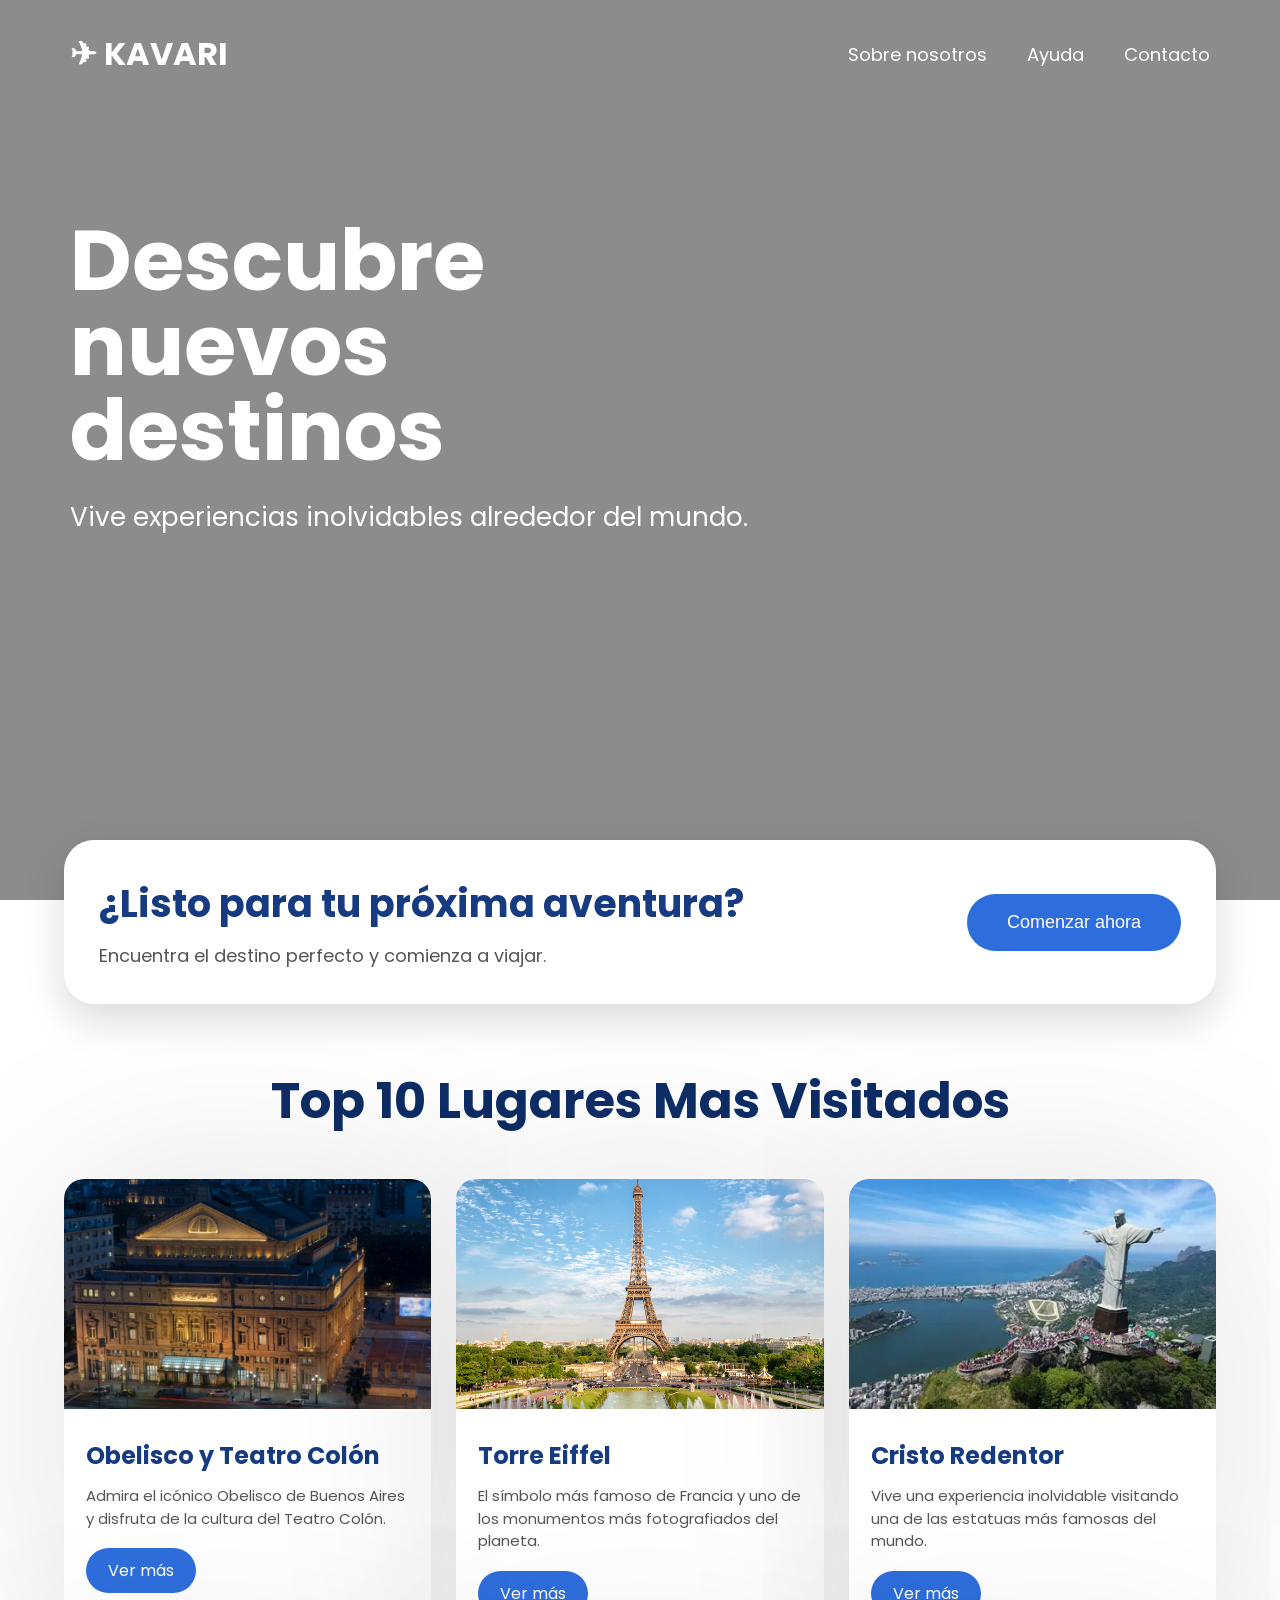
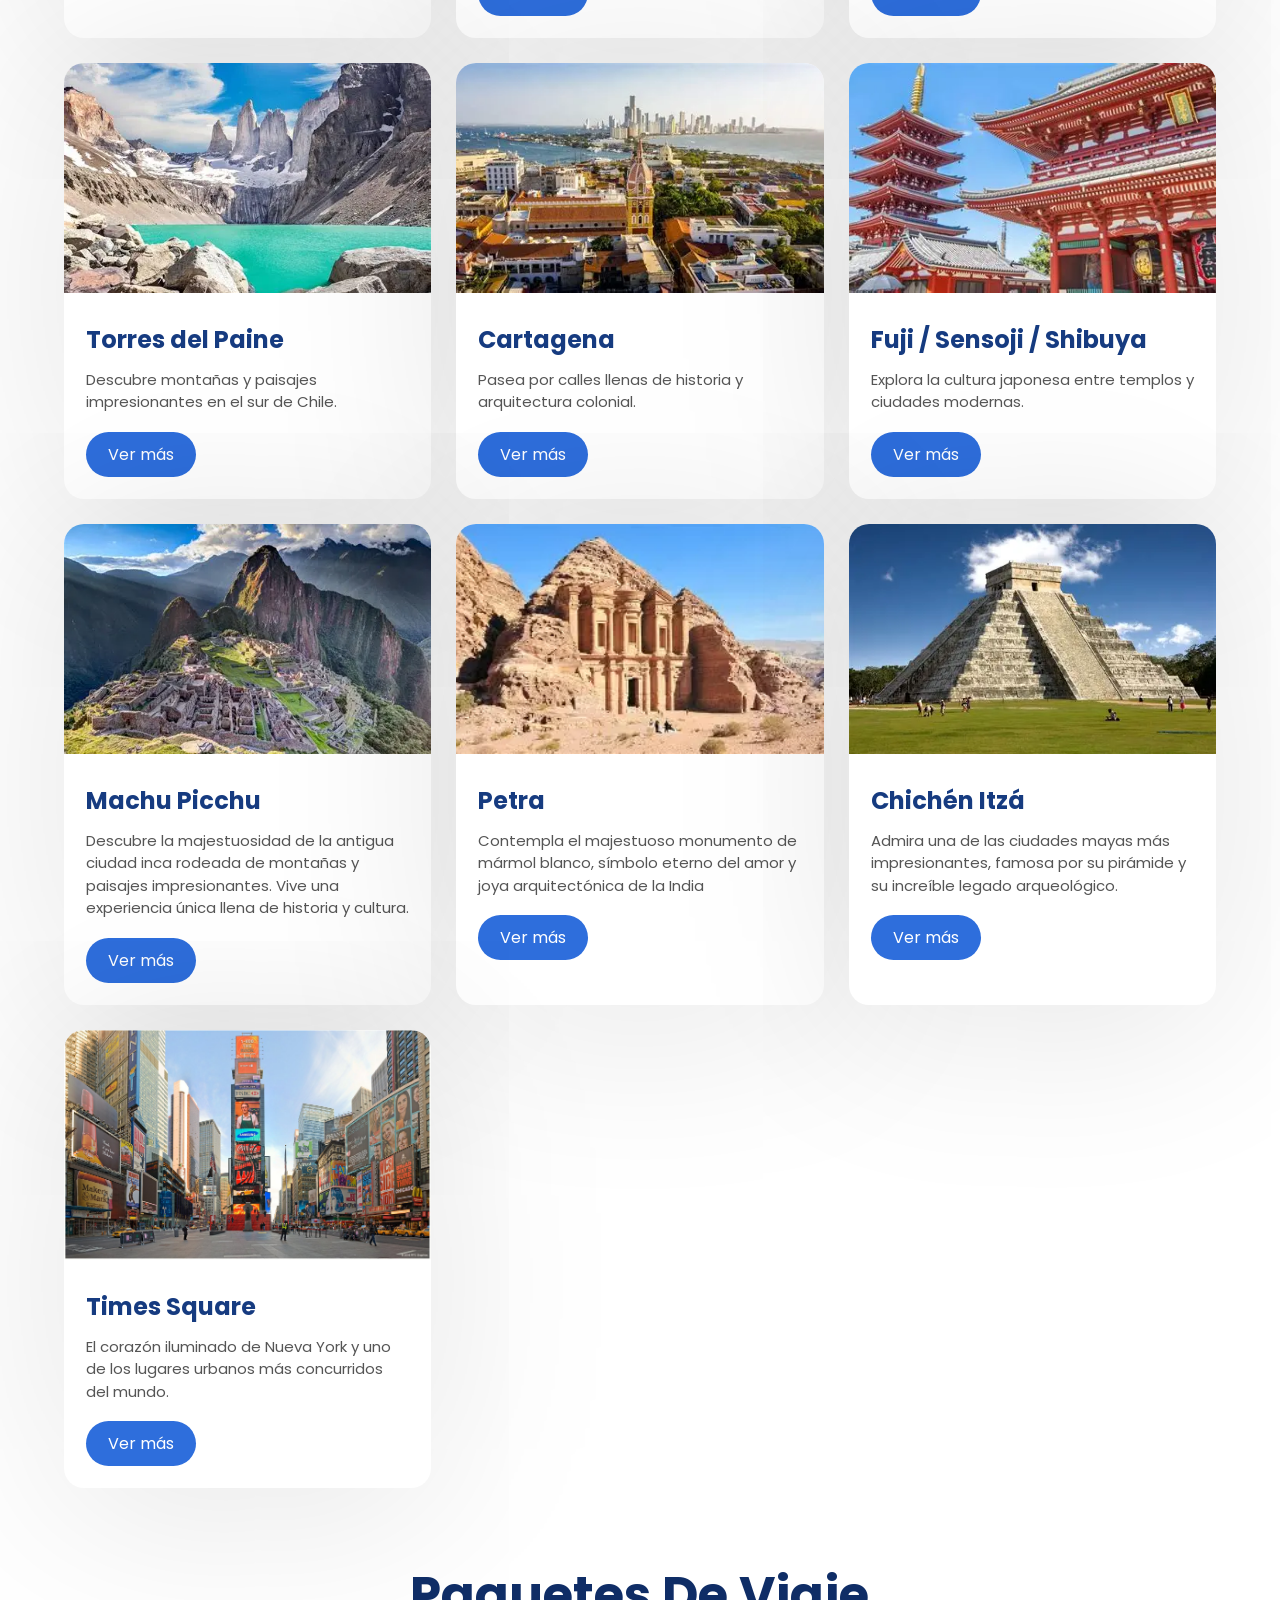
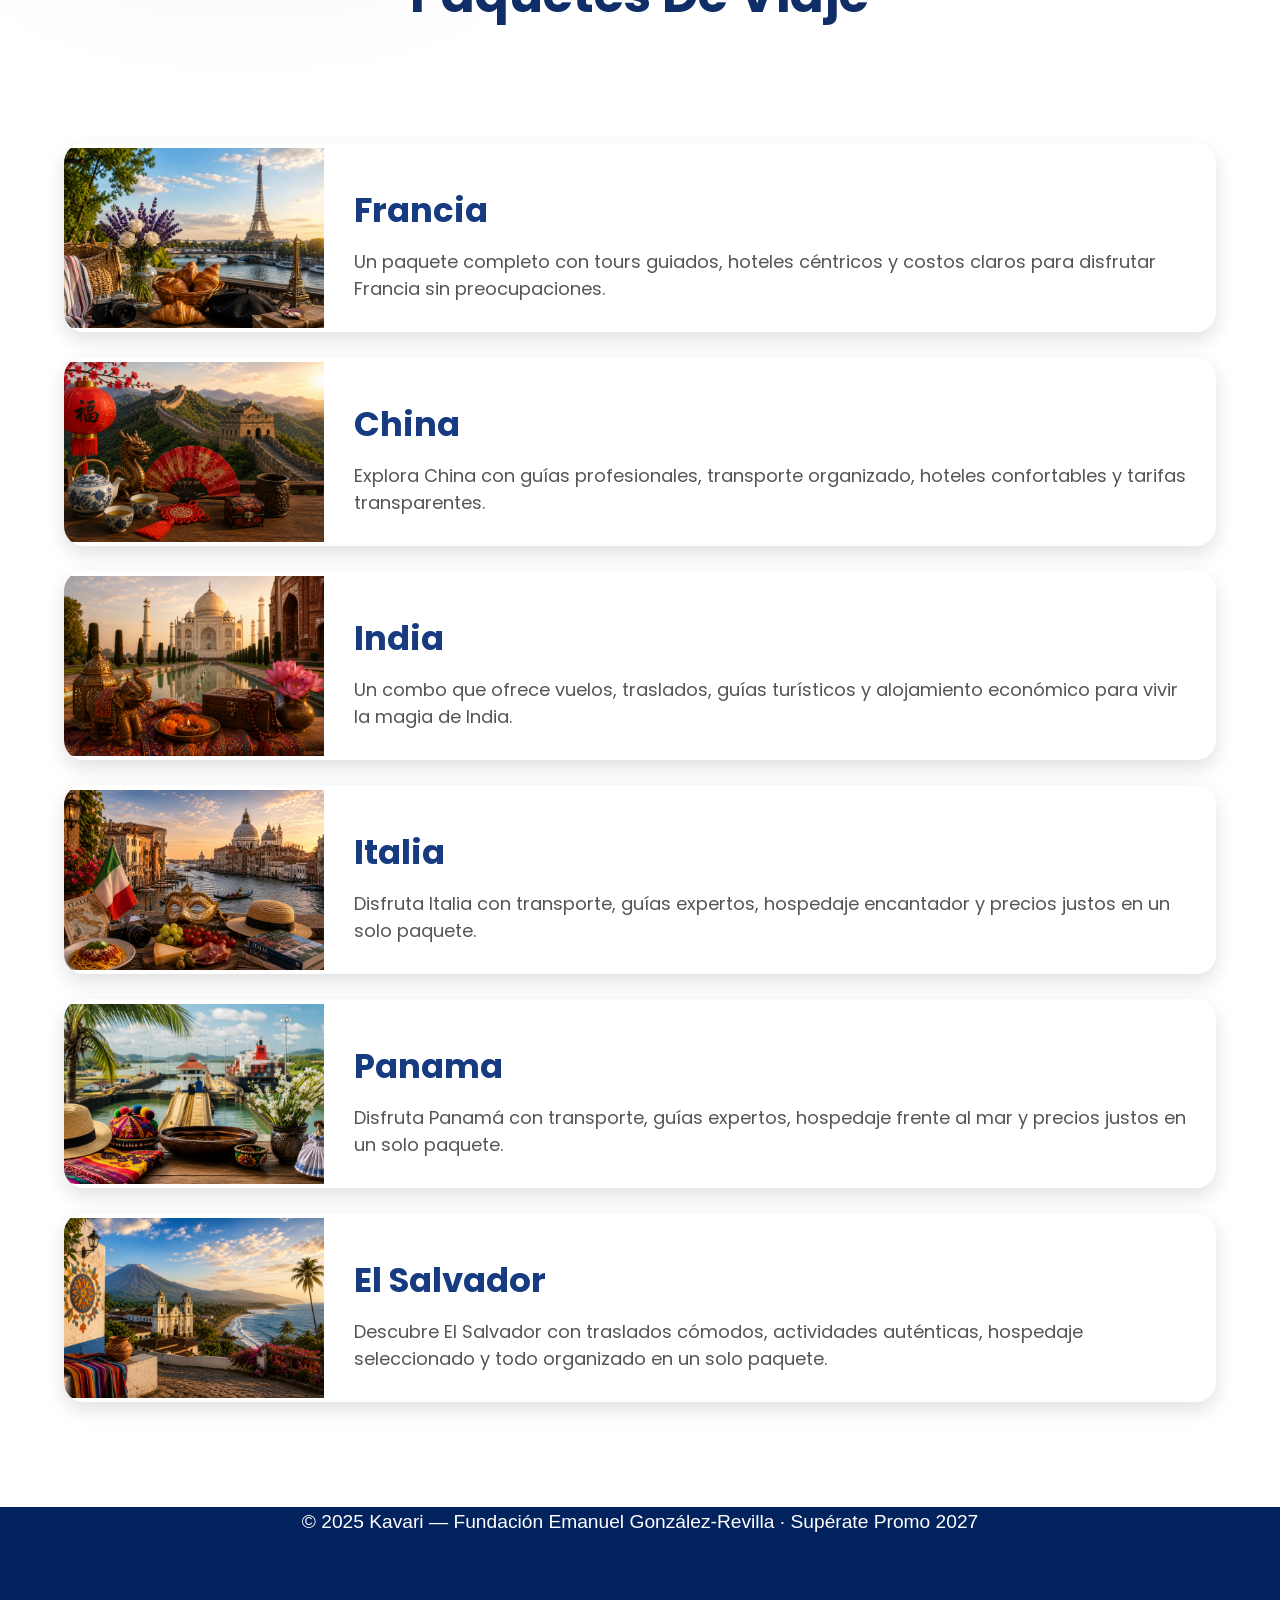
<file: index.html>
<!DOCTYPE html>
<html lang="es">
<head>
    <meta charset="UTF-8">
    <meta name="viewport" content="width=device-width, initial-scale=1.0">
    <title>KAVARI Travel</title>
    <link rel="stylesheet" href="style.css">
    <link rel="preconnect" href="https://fonts.googleapis.com">
    <link rel="preconnect" href="https://fonts.gstatic.com" crossorigin>
    <link href="https://fonts.googleapis.com/css2?family=Poppins:wght@300;400;500;600;700&display=swap" rel="stylesheet">
</head>
<body>

    
        <header class="hero">

    <video autoplay muted loop playsinline class="background-video">
    <source src="fondo.mp4" type="video/mp4">
</video>

    <div class="overlay"></div>

    <nav class="navbar">
        <div class="logo">✈ KAVARI</div>

        <ul class="nav-links">
            <li><a href="sobrenosotros.html">Sobre nosotros</a></li>
            <li><a href="#">Ayuda</a></li>
            <li><a href="#">Contacto</a></li>
        </ul>
    </nav>

    <div class="hero-content">
        <h1>Descubre <br> nuevos destinos</h1>

        <p>
            Vive experiencias inolvidables alrededor del mundo.
        </p>
    </div>

</header>


    <section class="search-box">
        <div class="search-content">
            <div>
                <h2>¿Listo para tu próxima aventura?</h2>
                <p>Encuentra el destino perfecto y comienza a viajar.</p>
            </div>
            <a href="paises.html">
            <button>Comenzar ahora </button>
            </a>
        </div>
    </section>


    <section class="featured-section">
        <h2>Top 10 Lugares Mas Visitados</h2>

        <div class="cards-container">

            <div class="card">
                <img src="img/Obelisco.jpg" alt="Obelisco">
                <div class="card-content">
                    <h3>Obelisco y Teatro Colón</h3>
                    <p>
                        Admira el icónico Obelisco de Buenos Aires y disfruta
                        de la cultura del Teatro Colón.
                    </p>
                    <a href="#">Ver más</a>
                </div>
            </div>

            <div class="card">
                <img src="img/torre_efiel.webp" alt="Torre Eiffel">
                <div class="card-content">
                    <h3>Torre Eiffel</h3>
                    <p>
                        El símbolo más famoso de Francia y uno de los monumentos más fotografiados del planeta.
                    </p>
                    <a href="#">Ver más</a>
                </div>
            </div>

            <div class="card">
                <img src="img/CristoRedentor.webp" alt="Cristo Redentor">
                <div class="card-content">
                    <h3>Cristo Redentor</h3>
                    <p>
                        Vive una experiencia inolvidable visitando una de las
                        estatuas más famosas del mundo.
                    </p>
                    <a href="#">Ver más</a>
                </div>
            </div>

            <div class="card">
                <img src="img/Torres.webp" alt="Torres del Paine">
                <div class="card-content">
                    <h3>Torres del Paine</h3>
                    <p>
                        Descubre montañas y paisajes impresionantes en el sur de Chile.
                    </p>
                    <a href="#">Ver más</a>
                </div>
            </div>

            <div class="card">
                <img src="img/catedral.webp" alt="Cartagena">
                <div class="card-content">
                    <h3>Cartagena </h3>
                    <p>
                        Pasea por calles llenas de historia y arquitectura colonial.
                    </p>
                    <a href="#">Ver más</a>
                </div>
            </div>

            <div class="card">
                <img src="img/shuibuya.webp" alt="Japón">
                <div class="card-content">
                    <h3>Fuji / Sensoji / Shibuya</h3>
                    <p>
                        Explora la cultura japonesa entre templos y ciudades modernas.
                    </p>
                    <a href="#">Ver más</a>
                </div>
            </div>
            <div class="card">
                <img src="img/Machipichu.webp" alt="Machipichu">
                <div class="card-content">
                    <h3>Machu Picchu</h3>
                    <p>
                        Descubre la majestuosidad de la antigua ciudad inca rodeada de montañas y paisajes impresionantes. Vive una experiencia única llena de historia y cultura.
                    </p>
                    <a href="#">Ver más</a>
                </div>
            </div>

            <div class="card">
                <img src="img/Petra.webp" alt="Petra">
                <div class="card-content">
                    <h3>Petra</h3>
                        <p>
                         Contempla el majestuoso monumento de mármol blanco, símbolo eterno del amor y joya arquitectónica de la India           
                        </p>
                    <a href="#">Ver más</a>
                </div>
            </div>

            <div class="card">
                <img src="img/ChichénItzá.webp" alt="Chichenitzal">
                <div class="card-content">
                    <h3>Chichén Itzá</h3>
                        <p>
                         Admira una de las ciudades mayas más impresionantes, famosa por su pirámide y su increíble legado arqueológico.          
                        </p>
                    <a href="#">Ver más</a>
                </div>
            </div>

            <div class="card">
                <img src="img/newyork.jpg" alt="newyork">
                <div class="card-content">
                    <h3>Times Square</h3>
                        <p>
                         El corazón iluminado de Nueva York y uno de los lugares urbanos más concurridos del mundo.          
                        </p>
                    <a href="#">Ver más</a>
                </div>
            </div>
        </div>
    </section>


    <section class="places-section">
        <section class="featured-section">
        <h2>Paquetes De Viaje</h2>
        </section>

      

        <div class="place-card">
            <img src="img/Francia.png" alt="Paris">
            <div class="place-info">
                
                <h3>Francia</h3>
                <p>Un paquete completo con tours guiados, hoteles céntricos y costos claros para disfrutar Francia sin preocupaciones.</p>
            </div>
        </div>

        <div class="place-card">
            <img src="img/China.png" alt="China">
            <div class="place-info">
               
                <h3>China</h3>
                <p>Explora China con guías profesionales, transporte organizado, hoteles confortables y tarifas transparentes.</p>
            </div>
        </div>

        <div class="place-card">
            <img src="img/India.png" alt="India">
            <div class="place-info">
                
                <h3>India</h3>
                <p>Un combo que ofrece vuelos, traslados, guías turísticos y alojamiento económico para vivir la magia de India.</p>
            </div>
        </div>

        <div class="place-card">
            <img src="img/Italia.png" alt="Italia">
            <div class="place-info">
              
                <h3> Italia</h3>
                <p>Disfruta Italia con transporte, guías expertos, hospedaje encantador y precios justos en un solo paquete.</p>
            </div>
        </div>

        <div class="place-card">
            <img src="img/Panama.png" alt="Panama">
            <div class="place-info">
              
                <h3>Panama</h3>
                <p>Disfruta Panamá con transporte, guías expertos, hospedaje frente al mar y precios justos en un solo paquete.</p>
            </div>
        </div>

        <div class="place-card">
            <img src="img/El Salvador.png" alt="El Salvador">
            <div class="place-info">
              
                <h3>El Salvador</h3>
                <p>Descubre El Salvador con traslados cómodos, actividades auténticas, hospedaje seleccionado y todo organizado en un solo paquete.</p>
            </div>
        </div>

    </section>

    <footer class="footer">
  <div class="footer-inner">
    <div class="footer-logo"> 
    </div>
    <p class="textfooter">© 2025 Kavari — Fundación Emanuel González-Revilla · Supérate Promo 2027</p>
  </div>
</footer>
</body>
</html>
</file>
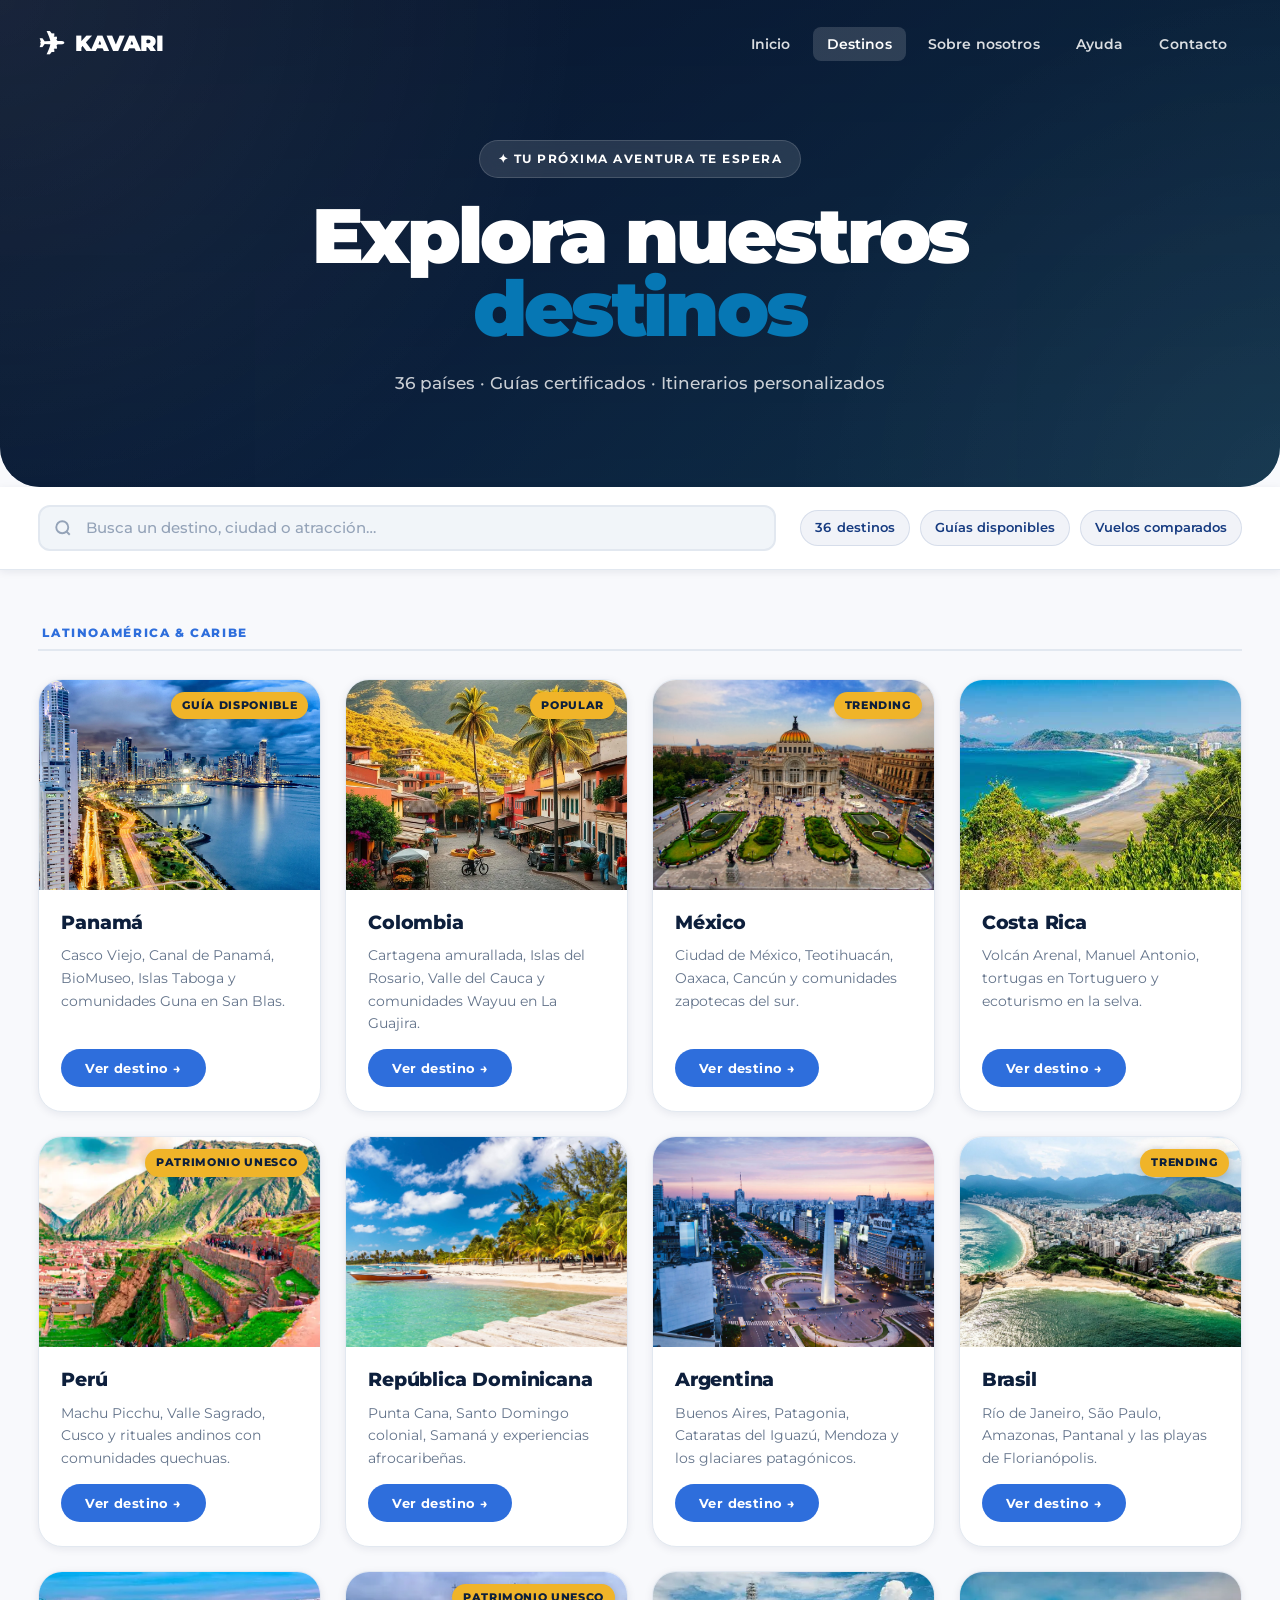
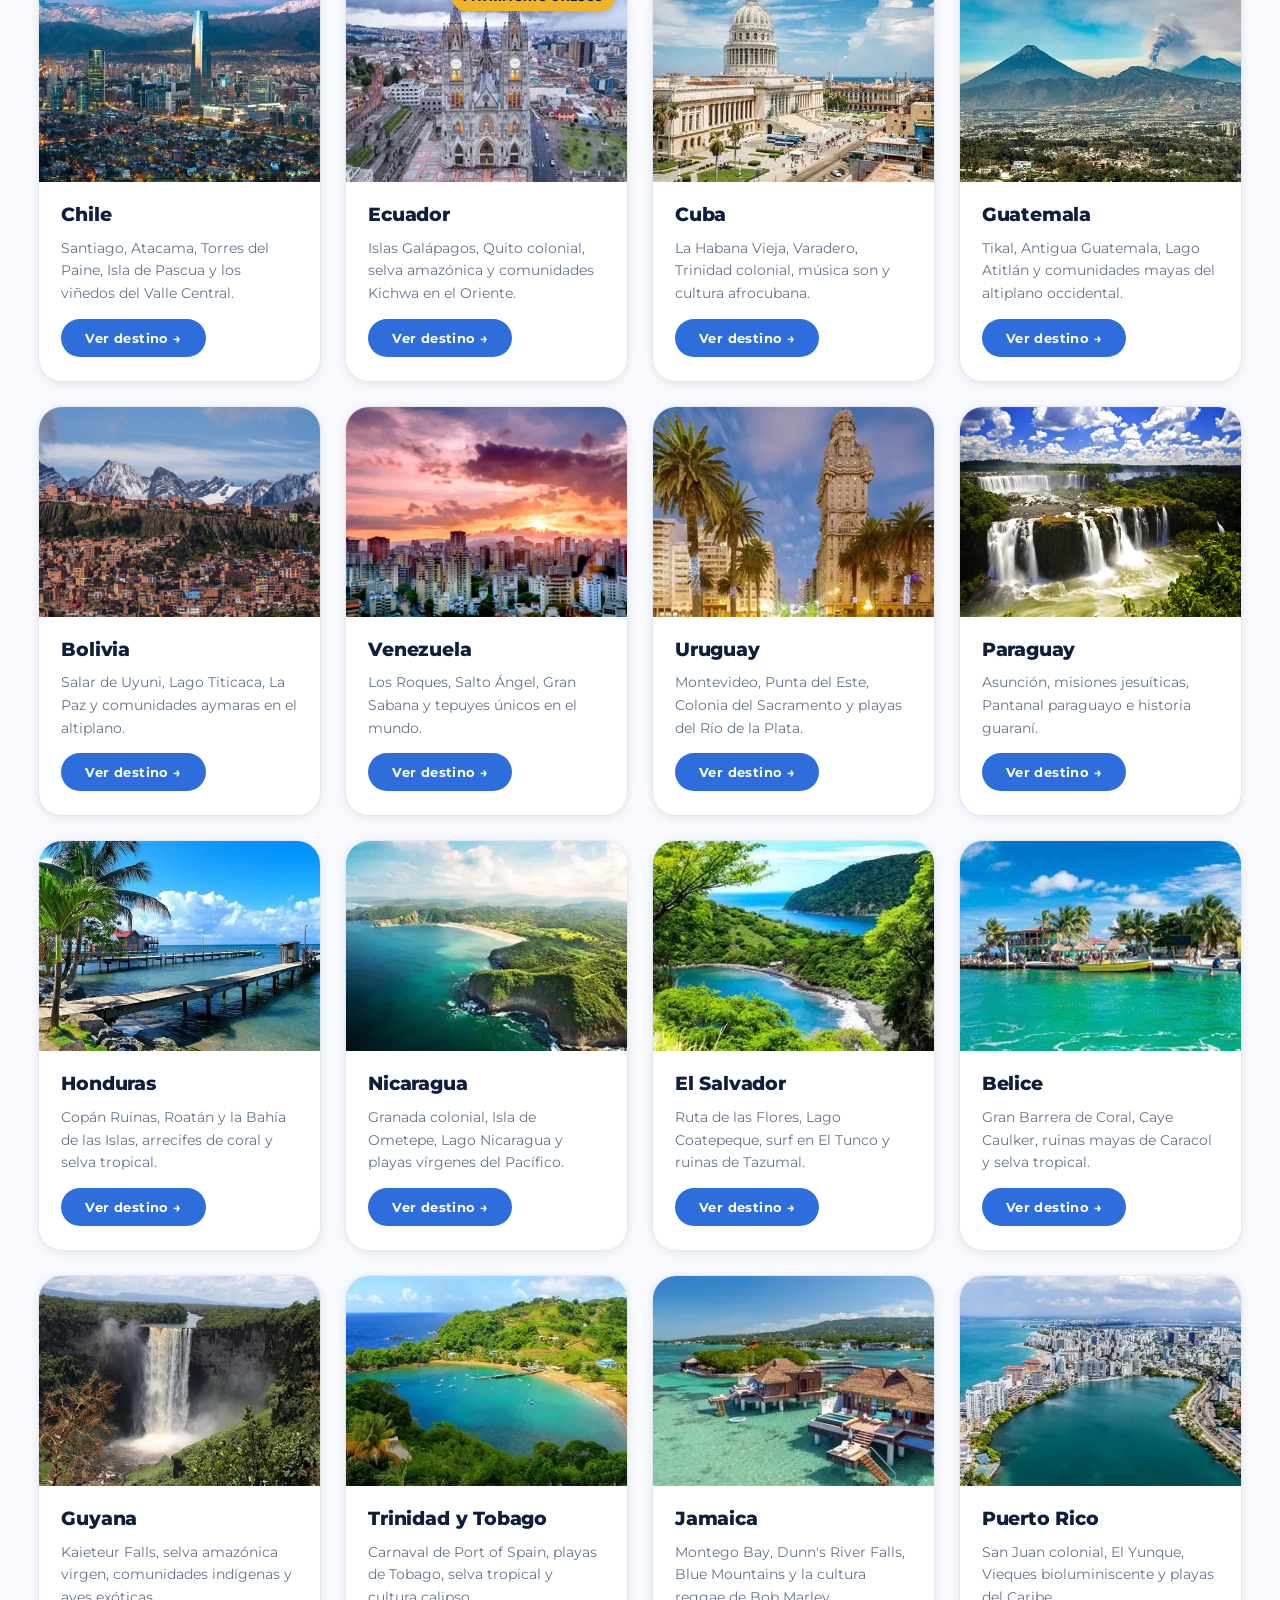
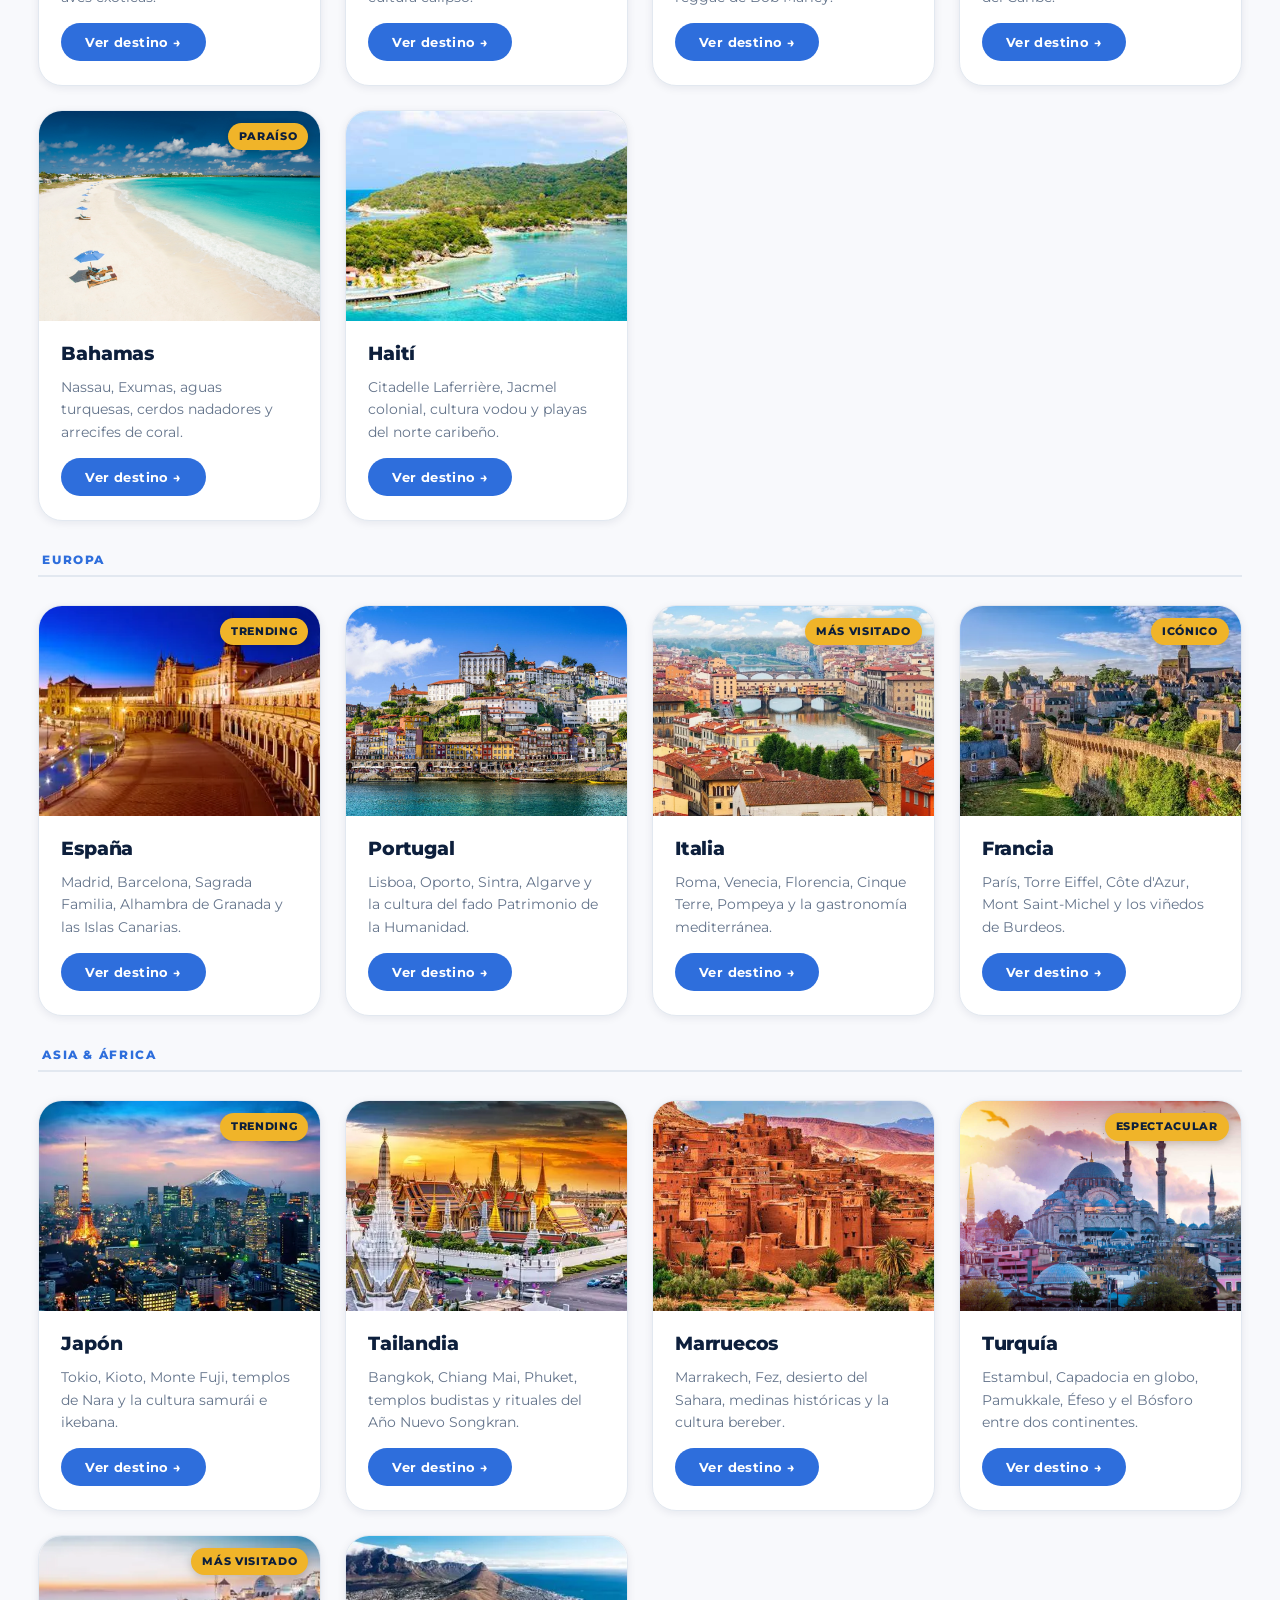
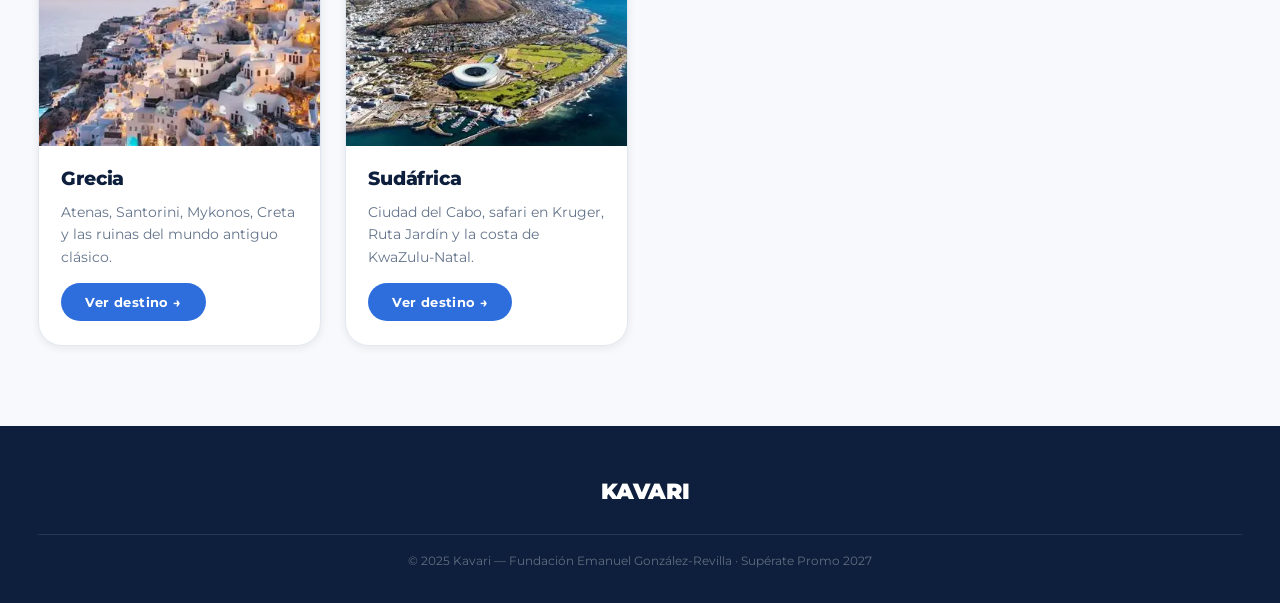
<file: paises.html>
<!DOCTYPE html>
<html lang="es">
<head>
  <meta charset="UTF-8"/>
  <meta name="viewport" content="width=device-width, initial-scale=1.0"/>
  <title>KAVARI – Destinos</title>
  <link rel="stylesheet" href="paises.css"/>
  <link href="https://fonts.googleapis.com/css2?family=Montserrat:wght@400;500;600;700;800;900&family=Lora:ital,wght@0,400;0,600;1,400&display=swap" rel="stylesheet"/>
</head>
<body>
 
<!-- ══════════════════════════════════════
     NAVBAR
══════════════════════════════════════ -->
<nav class="navbar" id="navbar">
  <div class="nav-inner">
    <a class="nav-logo" href="index.html">
      <span class="logo-globe">✈</span> KAVARI
    </a>
    <ul class="nav-links" id="navLinks">
      <li><a href="index.html">Inicio</a></li>
      <li><a href="paises.html" class="active">Destinos</a></li>
      <li><a href="nosotros.html">Sobre nosotros</a></li>
      <li><a href="ayuda.html">Ayuda</a></li>
      <li><a href="contacto.html">Contacto</a></li>
    </ul>
    <button class="hamburger" id="hamburger">
      <span></span><span></span><span></span>
    </button>
  </div>
</nav>
 
<!-- ══════════════════════════════════════
     HERO HEADER
══════════════════════════════════════ -->
<header class="page-hero">
  <div class="page-hero-bg"></div>
  <div class="page-hero-content">
    <p class="hero-eyebrow">✦ Tu próxima aventura te espera</p>
    <h1>Explora nuestros<br/><em>destinos</em></h1>
    <p class="hero-sub">36 países · Guías certificados · Itinerarios personalizados</p>
  </div>
</header>
 
<!-- ══════════════════════════════════════
     BUSCADOR + STATS
══════════════════════════════════════ -->
<div class="controls-wrap">
  <div class="controls-inner">
    <div class="search-wrap">
      <svg class="search-ico" width="18" height="18" viewBox="0 0 24 24" fill="none" stroke="currentColor" stroke-width="2.5"><circle cx="11" cy="11" r="8"/><path d="m21 21-4.35-4.35"/></svg>
      <input type="text" id="searchInput" placeholder="Busca un destino, ciudad o atracción…" oninput="buscar()"/>
    </div>
    <div class="stats-row">
      <div class="stat-pill"> <span id="countVisible">36</span> destinos</div>
      <div class="stat-pill"> Guías disponibles</div>
      <div class="stat-pill"> Vuelos comparados</div>
    </div>
  </div>
</div>
 
<!-- ══════════════════════════════════════
     GRID DE PAÍSES
══════════════════════════════════════ -->
<main class="page-body">
  <div class="destinos-grid" id="destinosGrid">
 
    <!-- ── LATINOAMÉRICA ── -->
    <div class="region-label"> Latinoamérica & Caribe</div>
 
    <!-- 1 Panamá -->
    <div class="dest-card" data-name="panamá panama canal casco viejo">
      <div class="dest-thumb">
        <img src="img/Panama.webp" alt="Canal de Panamá" loading="lazy"/>
        
        <div class="thumb-badge">Guía disponible</div>
      </div>
      <div class="dest-info">
        <h3>Panamá</h3>
        <p>Casco Viejo, Canal de Panamá, BioMuseo, Islas Taboga y comunidades Guna en San Blas.</p>
        <button class="dest-btn" onclick="irA('panama.html')">Ver destino →</button>
      </div>
    </div>
 
    <!-- 2 Colombia -->
    <div class="dest-card" data-name="colombia cartagena medellin bogota">
      <div class="dest-thumb">
        <img src="img/Colombia.webp" alt="Cartagena Colombia" loading="lazy"/>
       
        <div class="thumb-badge">Popular</div>
      </div>
      <div class="dest-info">
        <h3>Colombia</h3>
        <p>Cartagena amurallada, Islas del Rosario, Valle del Cauca y comunidades Wayuu en La Guajira.</p>
        <button class="dest-btn" onclick="irA('colombia.html')">Ver destino →</button>
      </div>
    </div>
 
    <!-- 3 México -->
    <div class="dest-card" data-name="méxico mexico teotihuacan cancun oaxaca">
      <div class="dest-thumb">
        <img src="img/Mexico.jpg" alt="Teotihuacán México" loading="lazy"/>
        <div class="thumb-badge"> Trending</div>
      </div>
      <div class="dest-info">
        <h3>México</h3>
        <p>Ciudad de México, Teotihuacán, Oaxaca, Cancún y comunidades zapotecas del sur.</p>
        <button class="dest-btn" onclick="irA('mexico.html')">Ver destino →</button>
      </div>
    </div>
 
    <!-- 4 Costa Rica -->
    <div class="dest-card" data-name="costa rica arenal tortuguero ecoturismo">
      <div class="dest-thumb">
        <img src="img/Costa_Rica.jpg" alt="Costa Rica selva" loading="lazy"/>
      </div>
      <div class="dest-info">
        <h3>Costa Rica</h3>
        <p>Volcán Arenal, Manuel Antonio, tortugas en Tortuguero y ecoturismo en la selva.</p>
        <button class="dest-btn" onclick="irA('costa-rica.html')">Ver destino →</button>
      </div>
    </div>
 
    <!-- 5 Perú -->
    <div class="dest-card" data-name="perú peru machu picchu cusco inca">
      <div class="dest-thumb">
        <img src="img/Peru.webp" alt="Machu Picchu Perú" loading="lazy"/>
        <div class="thumb-badge">Patrimonio UNESCO</div>
      </div>
      <div class="dest-info">
        <h3>Perú</h3>
        <p>Machu Picchu, Valle Sagrado, Cusco y rituales andinos con comunidades quechuas.</p>
        <button class="dest-btn" onclick="irA('peru.html')">Ver destino →</button>
      </div>
    </div>
 
    <!-- 6 Rep. Dominicana -->
    <div class="dest-card" data-name="república dominicana punta cana santo domingo samaná">
      <div class="dest-thumb">
        <img src="img/República_Dominicana.jpg" alt="Punta Cana playas" loading="lazy"/>
      </div>
      <div class="dest-info">
        <h3>República Dominicana</h3>
        <p>Punta Cana, Santo Domingo colonial, Samaná y experiencias afrocaribeñas.</p>
        <button class="dest-btn" onclick="irA('dominicana.html')">Ver destino →</button>
      </div>
    </div>
 
    <!-- 7 Argentina -->
    <div class="dest-card" data-name="argentina buenos aires patagonia iguazú mendoza">
      <div class="dest-thumb">
        <img src="img/Argentina.jpg" alt="Cataratas del Iguazú Argentina" loading="lazy"/>
      </div>
      <div class="dest-info">
        <h3>Argentina</h3>
        <p>Buenos Aires, Patagonia, Cataratas del Iguazú, Mendoza y los glaciares patagónicos.</p>
        <button class="dest-btn" onclick="irA('argentina.html')">Ver destino →</button>
      </div>
    </div>
 
    <!-- 8 Brasil -->
    <div class="dest-card" data-name="brasil brazil río rio de janeiro amazonia cristo redentor">
      <div class="dest-thumb">
        <img src="img/Brasil.jpg" alt="Río de Janeiro Brasil" loading="lazy"/>
        <div class="thumb-badge"> Trending</div>
      </div>
      <div class="dest-info">
        <h3>Brasil</h3>
        <p>Río de Janeiro, São Paulo, Amazonas, Pantanal y las playas de Florianópolis.</p>
        <button class="dest-btn" onclick="irA('brasil.html')">Ver destino →</button>
      </div>
    </div>
 
    <!-- 9 Chile -->
    <div class="dest-card" data-name="chile santiago patagonia atacama torres del paine isla de pascua">
      <div class="dest-thumb">
        <img src="img/Chile.webp" alt="Torres del Paine Chile" loading="lazy"/>
      </div>
      <div class="dest-info">
        <h3>Chile</h3>
        <p>Santiago, Atacama, Torres del Paine, Isla de Pascua y los viñedos del Valle Central.</p>
        <button class="dest-btn" onclick="irA('chile.html')">Ver destino →</button>
      </div>
    </div>
 
    <!-- 10 Ecuador -->
    <div class="dest-card" data-name="ecuador galápagos quito amazon">
      <div class="dest-thumb">
        <img src="img/Ecuador.webp" alt="Galápagos Ecuador" loading="lazy"/>
        <div class="thumb-badge">Patrimonio UNESCO</div>
      </div>
      <div class="dest-info">
        <h3>Ecuador</h3>
        <p>Islas Galápagos, Quito colonial, selva amazónica y comunidades Kichwa en el Oriente.</p>
        <button class="dest-btn" onclick="irA('ecuador.html')">Ver destino →</button>
      </div>
    </div>
 
    <!-- 11 Cuba -->
    <div class="dest-card" data-name="cuba habana la habana varadero trinidad">
      <div class="dest-thumb">
        <img src="img/Cuba.webp" alt="La Habana Cuba" loading="lazy"/>
      </div>
      <div class="dest-info">
        <h3>Cuba</h3>
        <p>La Habana Vieja, Varadero, Trinidad colonial, música son y cultura afrocubana.</p>
        <button class="dest-btn" onclick="irA('cuba.html')">Ver destino →</button>
      </div>
    </div>
 
    <!-- 12 Guatemala -->
    <div class="dest-card" data-name="guatemala tikal antigua atitlán mayas">
      <div class="dest-thumb">
        <img src="img/Guatemala.webp" alt="Tikal Guatemala" loading="lazy"/>
      </div>
      <div class="dest-info">
        <h3>Guatemala</h3>
        <p>Tikal, Antigua Guatemala, Lago Atitlán y comunidades mayas del altiplano occidental.</p>
        <button class="dest-btn" onclick="irA('guatemala.html')">Ver destino →</button>
      </div>
    </div>
 
    <!-- 13 Bolivia -->
    <div class="dest-card" data-name="bolivia uyuni titicaca la paz aymara">
      <div class="dest-thumb">
        <img src="img/Bolivia.jpeg" alt="Salar de Uyuni Bolivia" loading="lazy"/>
      </div>
      <div class="dest-info">
        <h3>Bolivia</h3>
        <p>Salar de Uyuni, Lago Titicaca, La Paz y comunidades aymaras en el altiplano.</p>
        <button class="dest-btn" onclick="irA('bolivia.html')">Ver destino →</button>
      </div>
    </div>
 
    <!-- 14 Venezuela -->
    <div class="dest-card" data-name="venezuela los roques angel salto gran sabana">
      <div class="dest-thumb">
        <img src="img/Venezuela.webp" alt="Salto Ángel Venezuela" loading="lazy"/>
      </div>
      <div class="dest-info">
        <h3>Venezuela</h3>
        <p>Los Roques, Salto Ángel, Gran Sabana y tepuyes únicos en el mundo.</p>
        <button class="dest-btn" onclick="irA('venezuela.html')">Ver destino →</button>
      </div>
    </div>
 
    <!-- 15 Uruguay -->
    <div class="dest-card" data-name="uruguay montevideo punta del este colonia">
      <div class="dest-thumb">
        <img src="img/Uruguay.webp" alt="Punta del Este Uruguay" loading="lazy"/>
      </div>
      <div class="dest-info">
        <h3>Uruguay</h3>
        <p>Montevideo, Punta del Este, Colonia del Sacramento y playas del Río de la Plata.</p>
        <button class="dest-btn" onclick="irA('uruguay.html')">Ver destino →</button>
      </div>
    </div>
 
    <!-- 16 Paraguay -->
    <div class="dest-card" data-name="paraguay asunción jesuitas guaraní pantanal">
      <div class="dest-thumb">
        <img src="img/Paraguay.jpg" alt="Misiones jesuíticas Paraguay" loading="lazy"/>
      </div>
      <div class="dest-info">
        <h3>Paraguay</h3>
        <p>Asunción, misiones jesuíticas, Pantanal paraguayo e historia guaraní.</p>
        <button class="dest-btn" onclick="irA('paraguay.html')">Ver destino →</button>
      </div>
    </div>
 
    <!-- 17 Honduras -->
    <div class="dest-card" data-name="honduras copán roatán bahía coral">
      <div class="dest-thumb">
        <img src="img/Honduras.webp" alt="Roatán Honduras" loading="lazy"/>
      </div>
      <div class="dest-info">
        <h3>Honduras</h3>
        <p>Copán Ruinas, Roatán y la Bahía de las Islas, arrecifes de coral y selva tropical.</p>
        <button class="dest-btn" onclick="irA('honduras.html')">Ver destino →</button>
      </div>
    </div>
 
    <!-- 18 Nicaragua -->
    <div class="dest-card" data-name="nicaragua granada ometepe lago pacífico">
      <div class="dest-thumb">
        <img src="img/Nicaragua.webp" alt="Granada Nicaragua" loading="lazy"/>
      </div>
      <div class="dest-info">
        <h3>Nicaragua</h3>
        <p>Granada colonial, Isla de Ometepe, Lago Nicaragua y playas vírgenes del Pacífico.</p>
        <button class="dest-btn" onclick="irA('nicaragua.html')">Ver destino →</button>
      </div>
    </div>
 
    <!-- 19 El Salvador -->
    <div class="dest-card" data-name="el salvador coatepeque ruta flores surf tazumal">
      <div class="dest-thumb">
        <img src="img/El Salvadorpais.webp" alt="El Salvador playa" loading="lazy"/>
      </div>
      <div class="dest-info">
        <h3>El Salvador</h3>
        <p>Ruta de las Flores, Lago Coatepeque, surf en El Tunco y ruinas de Tazumal.</p>
        <button class="dest-btn" onclick="irA('el-salvador.html')">Ver destino →</button>
      </div>
    </div>
 
    <!-- 20 Belice -->
    <div class="dest-card" data-name="belize belice caye caulker barrera coral maya">
      <div class="dest-thumb">
        <img src="img/Belice.jpg" alt="Gran Barrera Coral Belice" loading="lazy"/>
      </div>
      <div class="dest-info">
        <h3>Belice</h3>
        <p>Gran Barrera de Coral, Caye Caulker, ruinas mayas de Caracol y selva tropical.</p>
        <button class="dest-btn" onclick="irA('belice.html')">Ver destino →</button>
      </div>
    </div>
 
    <!-- 21 Guyana -->
    <div class="dest-card" data-name="guyana kaieteur selva amazónica aves">
      <div class="dest-thumb">
        <img src="img/Guyana.jpg" alt="Kaieteur Falls Guyana" loading="lazy"/>
      </div>
      <div class="dest-info">
        <h3>Guyana</h3>
        <p>Kaieteur Falls, selva amazónica virgen, comunidades indígenas y aves exóticas.</p>
        <button class="dest-btn" onclick="irA('guyana.html')">Ver destino →</button>
      </div>
    </div>
 
    <!-- 22 Trinidad y Tobago -->
    <div class="dest-card" data-name="trinidad tobago carnaval calipso port of spain">
      <div class="dest-thumb">
        <img src="img/Trinidad_Tobago.webp" alt="Trinidad y Tobago playa" loading="lazy"/>
      </div>
      <div class="dest-info">
        <h3>Trinidad y Tobago</h3>
        <p>Carnaval de Port of Spain, playas de Tobago, selva tropical y cultura calipso.</p>
        <button class="dest-btn" onclick="irA('trinidad.html')">Ver destino →</button>
      </div>
    </div>
 
    <!-- 23 Jamaica -->
    <div class="dest-card" data-name="jamaica kingston reggae bob marley montego bay">
      <div class="dest-thumb">
        <img src="img/Jamaica.webp" alt="Jamaica playa caribeña" loading="lazy"/>
      </div>
      <div class="dest-info">
        <h3>Jamaica</h3>
        <p>Montego Bay, Dunn's River Falls, Blue Mountains y la cultura reggae de Bob Marley.</p>
        <button class="dest-btn" onclick="irA('jamaica.html')">Ver destino →</button>
      </div>
    </div>
 
    <!-- 24 Puerto Rico -->
    <div class="dest-card" data-name="puerto rico san juan yunque vieques caribe">
      <div class="dest-thumb">
        <img src="img/Puerto_Rico.webp" alt="San Juan Puerto Rico" loading="lazy"/>
      </div>
      <div class="dest-info">
        <h3>Puerto Rico</h3>
        <p>San Juan colonial, El Yunque, Vieques bioluminiscente y playas del Caribe.</p>
        <button class="dest-btn" onclick="irA('puerto-rico.html')">Ver destino →</button>
      </div>
    </div>
 
    <!-- 25 Bahamas -->
    <div class="dest-card" data-name="bahamas nassau exumas cerdos nadadores coral">
      <div class="dest-thumb">
        <img src="img/Bahamas.webp" alt="Bahamas aguas turquesas" loading="lazy"/>
        <div class="thumb-badge">Paraíso</div>
      </div>
      <div class="dest-info">
        <h3>Bahamas</h3>
        <p>Nassau, Exumas, aguas turquesas, cerdos nadadores y arrecifes de coral.</p>
        <button class="dest-btn" onclick="irA('bahamas.html')">Ver destino →</button>
      </div>
    </div>
 
    <!-- 26 Haití -->
    <div class="dest-card" data-name="haití haiti citadelle jacmel vodou">
      <div class="dest-thumb">
        <img src="img/Haití.jpg" alt="Haití citadelle" loading="lazy"/>
      </div>
      <div class="dest-info">
        <h3>Haití</h3>
        <p>Citadelle Laferrière, Jacmel colonial, cultura vodou y playas del norte caribeño.</p>
        <button class="dest-btn" onclick="irA('haiti.html')">Ver destino →</button>
      </div>
    </div>
 
    <!-- ── EUROPA ── -->
    <div class="region-label"> Europa</div>
 
    <!-- 27 España -->
    <div class="dest-card" data-name="españa madrid barcelona sagrada familia alhambra canarias">
      <div class="dest-thumb">
        <img src="img/España.webp" alt="Sagrada Familia Barcelona" loading="lazy"/>
        <div class="thumb-badge"> Trending</div>
      </div>
      <div class="dest-info">
        <h3>España</h3>
        <p>Madrid, Barcelona, Sagrada Familia, Alhambra de Granada y las Islas Canarias.</p>
        <button class="dest-btn" onclick="irA('espana.html')">Ver destino →</button>
      </div>
    </div>
 
    <!-- 28 Portugal -->
    <div class="dest-card" data-name="portugal lisboa oporto sintra algarve fado">
      <div class="dest-thumb">
        <img src="img/Portugal.jpg" alt="Lisboa Portugal" loading="lazy"/>
      </div>
      <div class="dest-info">
        <h3>Portugal</h3>
        <p>Lisboa, Oporto, Sintra, Algarve y la cultura del fado Patrimonio de la Humanidad.</p>
        <button class="dest-btn" onclick="irA('portugal.html')">Ver destino →</button>
      </div>
    </div>
 
    <!-- 29 Italia -->
    <div class="dest-card" data-name="italia roma venecia florencia coliseo pompeya cinque terre">
      <div class="dest-thumb">
        <img src="img/Italia.jpg" alt="Coliseo Romano Italia" loading="lazy"/>
        <div class="thumb-badge"> Más visitado</div>
      </div>
      <div class="dest-info">
        <h3>Italia</h3>
        <p>Roma, Venecia, Florencia, Cinque Terre, Pompeya y la gastronomía mediterránea.</p>
        <button class="dest-btn" onclick="irA('italia.html')">Ver destino →</button>
      </div>
    </div>
 
    <!-- 30 Francia -->
    <div class="dest-card" data-name="francia paris eiffel côte azur burdeos normandía">
      <div class="dest-thumb">
        <img src="img/Francia.webp" alt="Torre Eiffel París Francia" loading="lazy"/>
        <div class="thumb-badge">Icónico</div>
      </div>
      <div class="dest-info">
        <h3>Francia</h3>
        <p>París, Torre Eiffel, Côte d'Azur, Mont Saint-Michel y los viñedos de Burdeos.</p>
        <button class="dest-btn" onclick="irA('francia.html')">Ver destino →</button>
      </div>
    </div>
 
    <!-- ── ASIA & ÁFRICA ── -->
    <div class="region-label"> Asia & África</div>
 
    <!-- 31 Japón -->
    <div class="dest-card" data-name="japón japon tokio kyoto fuji samurái geisha">
      <div class="dest-thumb">
        <img src="img/Japon.webp" alt="Monte Fuji Japón" loading="lazy"/>
        <div class="thumb-badge"> Trending</div>
      </div>
      <div class="dest-info">
        <h3>Japón</h3>
        <p>Tokio, Kioto, Monte Fuji, templos de Nara y la cultura samurái e ikebana.</p>
        <button class="dest-btn" onclick="irA('japon.html')">Ver destino →</button>
      </div>
    </div>
 
    <!-- 32 Tailandia -->
    <div class="dest-card" data-name="tailandia thailand bangkok chiang mai phuket buda">
      <div class="dest-thumb">
        <img src="img/Tailandia.webp" alt="Templos Tailandia Bangkok" loading="lazy"/>
      </div>
      <div class="dest-info">
        <h3>Tailandia</h3>
        <p>Bangkok, Chiang Mai, Phuket, templos budistas y rituales del Año Nuevo Songkran.</p>
        <button class="dest-btn" onclick="irA('tailandia.html')">Ver destino →</button>
      </div>
    </div>
 
    <!-- 33 Marruecos -->
    <div class="dest-card" data-name="marruecos marrakech sahara fez medina bereber">
      <div class="dest-thumb">
        <img src="img/Marruecos.jpg" alt="Marrakech Marruecos" loading="lazy"/>
      </div>
      <div class="dest-info">
        <h3>Marruecos</h3>
        <p>Marrakech, Fez, desierto del Sahara, medinas históricas y la cultura bereber.</p>
        <button class="dest-btn" onclick="irA('marruecos.html')">Ver destino →</button>
      </div>
    </div>
 
    <!-- 34 Turquía -->
    <div class="dest-card" data-name="turquía turquia estambul cappadocia capadocia pamukkale éfeso">
      <div class="dest-thumb">
        <img src="img/Turquía.jpg" alt="Capadocia globos Turquía" loading="lazy"/>
        <div class="thumb-badge">Espectacular</div>
      </div>
      <div class="dest-info">
        <h3>Turquía</h3>
        <p>Estambul, Capadocia en globo, Pamukkale, Éfeso y el Bósforo entre dos continentes.</p>
        <button class="dest-btn" onclick="irA('turquia.html')">Ver destino →</button>
      </div>
    </div>
 
    <!-- 35 Grecia -->
    <div class="dest-card" data-name="grecia atenas santorini mykonos creta acrópolis">
      <div class="dest-thumb">
        <img src="img/Grecia.webp" alt="Santorini Grecia" loading="lazy"/>
        <div class="thumb-badge"> Más visitado</div>
      </div>
      <div class="dest-info">
        <h3>Grecia</h3>
        <p>Atenas, Santorini, Mykonos, Creta y las ruinas del mundo antiguo clásico.</p>
        <button class="dest-btn" onclick="irA('grecia.html')">Ver destino →</button>
      </div>
    </div>
 
    <!-- 36 Sudáfrica -->
    <div class="dest-card" data-name="sudáfrica sudafrica cape town safari kruger ciudad del cabo">
      <div class="dest-thumb">
        <img src="img/Sudafrica.webp" alt="Ciudad del Cabo Sudáfrica" loading="lazy"/>
      </div>
      <div class="dest-info">
        <h3>Sudáfrica</h3>
        <p>Ciudad del Cabo, safari en Kruger, Ruta Jardín y la costa de KwaZulu-Natal.</p>
        <button class="dest-btn" onclick="irA('sudafrica.html')">Ver destino →</button>
      </div>
    </div>
 
  </div><!-- /destinos-grid -->
 
  <p class="no-results" id="noResults">
    No se encontraron destinos para "<span id="noTerm"></span>".
  </p>
 
</main>
 
<!-- ══════════════════════════════════════
     FOOTER
══════════════════════════════════════ -->
<footer class="footer">
  <div class="footer-inner">
    <div class="footer-logo">
      <span class="logo-globe"></span> KAVARI
    </div>
   
    <p class="footer-copy">© 2025 Kavari — Fundación Emanuel González-Revilla · Supérate Promo 2027</p>
  </div>
</footer>
 
<script>
/* ── Navbar scroll ── */
const navbar = document.getElementById('navbar');
window.addEventListener('scroll', () => navbar.classList.toggle('scrolled', window.scrollY > 50));
 
/* ── Hamburger ── */
document.getElementById('hamburger').addEventListener('click', function(){
  this.classList.toggle('open');
  document.getElementById('navLinks').classList.toggle('open');
});
 
/* ── Conteo de visibles ── */
function updateCount() {
  const visible = document.querySelectorAll('.dest-card:not([style*="display: none"])').length;
  document.getElementById('countVisible').textContent = visible;
}
 
/* ── Buscador ── */
function buscar() {
  const q = document.getElementById('searchInput').value.toLowerCase().trim();
  const cards = document.querySelectorAll('.dest-card');
  let visibles = 0;
 
  cards.forEach((card, i) => {
    const nombre = card.dataset.name || '';
    const texto  = card.innerText.toLowerCase();
    const match  = nombre.includes(q) || texto.includes(q);
    card.style.display = match ? '' : 'none';
    if (match) {
      card.style.animationDelay = (visibles * 0.05) + 's';
      visibles++;
    }
  });
 
  const noRes = document.getElementById('noResults');
  document.getElementById('noTerm').textContent = q;
  noRes.style.display = visibles === 0 && q !== '' ? 'flex' : 'none';
  document.getElementById('countVisible').textContent = visibles || 36;
}
 
/* ── Scroll reveal ── */
const ro = new IntersectionObserver(entries => {
  entries.forEach(e => { if (e.isIntersecting) { e.target.classList.add('visible'); ro.unobserve(e.target); } });
}, { threshold: 0.06 });
 
document.querySelectorAll('.dest-card').forEach((c, i) => {
  c.style.animationDelay = (i * 0.04) + 's';
  ro.observe(c);
});
</script>
</body>
</html>
</file>
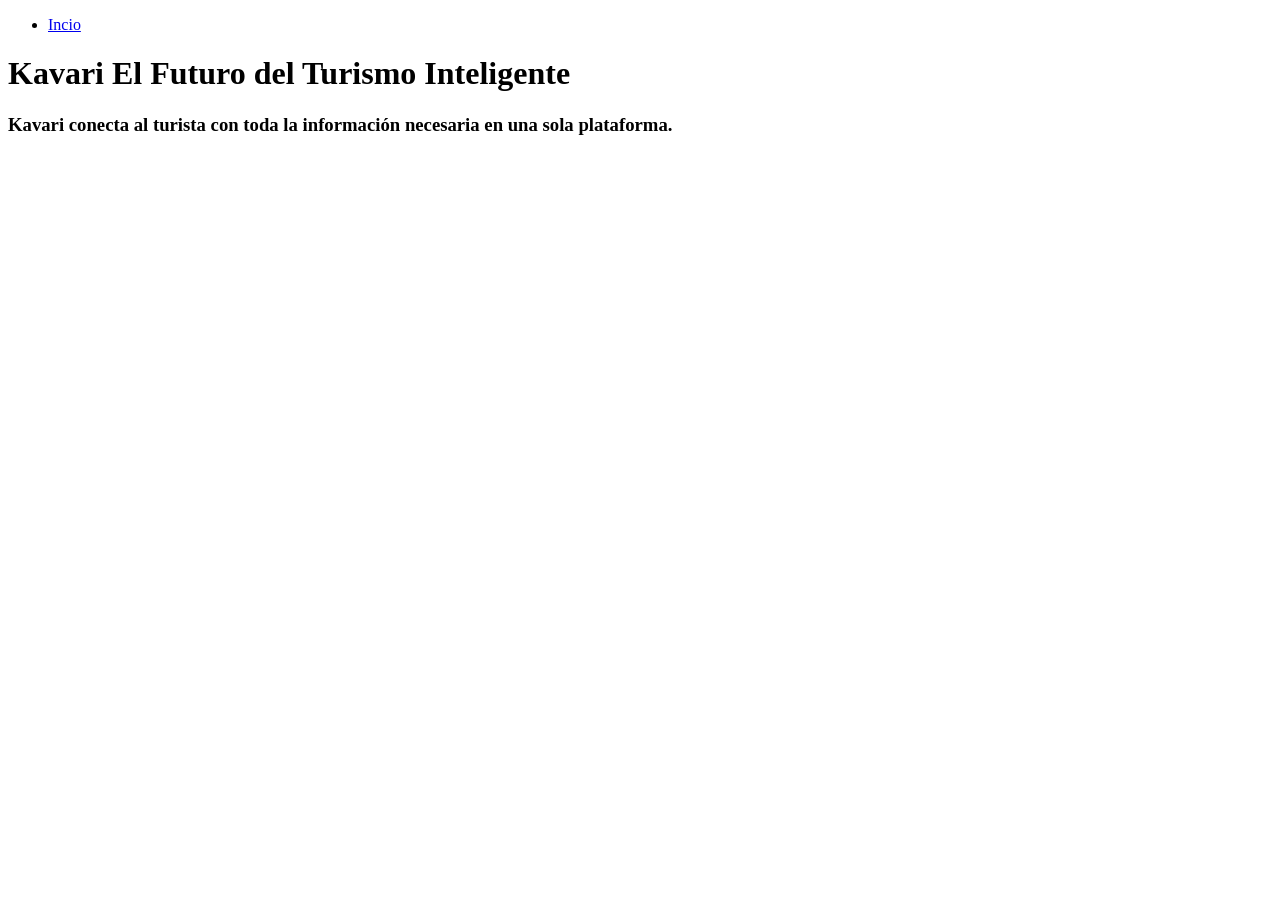
<file: sobrenosotros.html>
<!DOCTYPE html>
<html lang="es">
<head>
    <meta charset="UTF-8">
    <meta name="viewport" content="width=device-width, initial-scale=1.0">
    <title>Document</title>
</head>
<body>
    <header> 
        <nav class="navs">
            <div> 
            <ul  class="navr">
            <li> <a href="index.html">Incio</a></li>
            </ul>
            </div>
        
        </nav>
        <h1>Kavari  El Futuro del Turismo Inteligente</h1>
        <h3>Kavari conecta al turista con toda la información necesaria en una sola plataforma.</h3>
<grok-card data-id="SI2kU" data-type="generated_image_card" data-plain-type="render_generated_image"  data-arg-prompt="Create%20a%20professional%20wide%20website%20banner%20(landscape%20format%2C%2016%3A9%20ratio%2C%20high%20resolution)%20for%20a%20travel%20and%20tourism%20company.%20The%20main%20theme%20is%20flights%2C%20global%20travel%2C%20and%20adventure.%20Show%20a%20stunning%20panoramic%20view%20of%20the%20world%20with%20beautiful%20blue%20skies%2C%20soft%20clouds%2C%20a%20golden%20sunrise%2C%20and%20iconic%20travel%20elements%20like%20airplanes%20flying%20across%20the%20sky%2C%20mountain%20peaks%2C%20ocean%20waves%2C%20and%20city%20skylines%20in%20the%20distance.%20Use%20a%20vibrant%20yet%20elegant%20color%20palette%20with%20deep%20blues%2C%20whites%2C%20and%20warm%20golden%20accents.%20In%20the%20bottom%20left%20or%20top%20left%20corner%2C%20professionally%20integrate%20the%20KAVARI%20logo%20exactly%20as%20shown%3A%20a%20blue%20and%20silver%20globe%20with%20a%20blue%20airplane%20flying%20around%20it%2C%20accompanied%20by%20the%20bold%20dark%20blue%20text%20%22KAVARI%22%20with%20the%20small%20blue%20triangle%20inside%20the%20letter%20A.%20The%20logo%20should%20be%20clean%2C%20sharp%2C%20and%20well-placed%20without%20overwhelming%20the%20scenic%20background.%20Add%20subtle%20text%20overlay%20in%20elegant%20modern%20font%3A%20%22Descubre%20el%20Mundo%22%20or%20%22Explore%20the%20World%22%20in%20white%20with%20soft%20shadow.%20Make%20it%20luxurious%2C%20clean%2C%20and%20highly%20professional%20for%20a%20premium%20travel%20website%20header.%20High%20detail%2C%20cinematic%20lighting%2C%20photorealistic%20style."  data-arg-orientation="landscape" ></grok-card>
    </header>
    <div class="informacion_principal">


    </div>
</body>
</html>
</file>
<file: style.css>
* {
    margin: 0;
    padding: 0;
    box-sizing: border-box;
}

body {
    font-family: 'Poppins', sans-serif;
    background: #ffffff;
    overflow-x: hidden;
    color: white;
}

/* =========================
   HERO CON VIDEO
========================= */

.hero {
    position: relative;
    height: 100vh;
    overflow: hidden;
    padding: 30px 70px;
}

/* VIDEO */

.background-video {
    position: absolute;
    top: 0;
    left: 0;

    width: 100%;
    height: 100%;

    object-fit: cover;

    z-index: -2;
}

/* CAPA OSCURA */

.overlay {
    position: absolute;
    top: 0;
    left: 0;

    width: 100%;
    height: 100%;

    background: rgba(0,0,0,0.45);

    z-index: -1;
}

/* =========================
   NAVBAR
========================= */

.navbar {
    position: relative;
    z-index: 5;

    display: flex;
    justify-content: space-between;
    align-items: center;
}

.logo {
    font-size: 32px;
    font-weight: 700;
    color: white;
}

.nav-links {
    display: flex;
    list-style: none;
    gap: 40px;
}

.nav-links a {
    text-decoration: none;
    color: white;
    font-size: 18px;
    transition: 0.3s;
}

.nav-links a:hover {
    color: #8fd3ff;
}

/* =========================
   HERO CONTENT
========================= */

.hero-content {
    position: relative;
    z-index: 5;

    margin-top: 140px;
    max-width: 700px;
}

.hero-content h1 {
    font-size: 85px;
    line-height: 1;
    margin-bottom: 25px;
    font-weight: 700;
}

.hero-content p {
    font-size: 26px;
    line-height: 1.5;
}

/* =========================
   CAJA BLANCA
========================= */

.search-box {
    width: 90%;
    margin: -60px auto 60px;

    background: white;

    border-radius: 30px;

    padding: 35px;

    box-shadow: 0 15px 40px rgba(0,0,0,0.15);

    position: relative;
    z-index: 40;
}

.search-content {
    display: flex;
    justify-content: space-between;
    align-items: center;
    gap: 20px;
}

.search-content h2 {
    font-size: 38px;
    color: #163b80;
}

.search-content p {
    font-size: 18px;
    color: #555;
    margin-top: 10px;
}

.search-content button {
    background: #2e6edc;
    color: white;

    border: none;

    padding: 18px 40px;

    border-radius: 40px;

    font-size: 18px;

    cursor: pointer;

    transition: 0.3s;
}

.search-content button:hover {
    background: #1d4ea3;
    transform: scale(1.05);
}

/* =========================
   DESTINOS
========================= */

.featured-section {
    width: 90%;
    margin: auto;
    padding-bottom: 70px;
}

.featured-section h2 {
    text-align: center;
    font-size: 50px;
    color: #0f2d66;
    margin-bottom: 40px;
}

/* GRID */

.cards-container {
    display: grid;

    grid-template-columns: repeat(auto-fit, minmax(300px, 1fr));

    gap: 25px;
}

/* TARJETAS */

.card {
    background: white;

    border-radius: 20px;

    overflow: hidden;

    box-shadow: -0 9px 200px rgba(0,0,0,0.12);

    transition: 0.4s;
}

.card:hover {
    transform: translateY(-25px);
}

.card img {
    width: 100%;
    height: 230px;
    object-fit: cover;
}

.card-content {
    padding: 22px;
}

.card-content h3 {
    color: #163b80;
    margin-bottom: 12px;
    font-size: 24px;
}

.card-content p {
    color: #555;
    font-size: 15px;
    line-height: 1.5;
    margin-bottom: 18px;
}

.card-content a {
    text-decoration: none;

    background: #2e6edc;

    color: white;

    padding: 10px 22px;

    border-radius: 25px;

    display: inline-block;
}

/* =========================
   LUGARES GRANDES
========================= */

.places-section {
    width: 90%;
    margin: auto;
    padding-bottom: 80px;
}

.place-card {
    background: white;

    display: flex;

    align-items: center;

    margin-bottom: 25px;

    border-radius: 20px;

    overflow: hidden;

    box-shadow: 0 8px 20px rgba(0,0,0,0.12);

    transition: 0.3s;
}

.place-card:hover {
    transform: scale(1.03);
}

.place-card img {
    width: 260px;
    height: 180px;
    object-fit: cover;
}

.place-info {
    padding: 30px;
}

.place-info span {
    color: #2e6edc;
    font-weight: 600;
}

.place-info h3 {
    color: #163b80;
    font-size: 34px;
    margin: 12px 0;
}

.place-info p {
    color: #555;
    font-size: 18px;
}
.textfooter p{
    align-items: center;
    gap: 23px;
}
.footer {
    
    border-top: 2px solid#03235e;
    padding-top: 2px;
    font-size:larger;
    background-color: #03235e;
    text-align: center;
    font-family: Arial, Helvetica, sans-serif;
    height: 100px;

}

/* =========================
   RESPONSIVE
========================= */

@media (max-width: 900px) {

    .hero {
        padding: 25px;
    }

    .navbar {
        flex-direction: column;
        gap: 20px;
    }

    .nav-links {
        gap: 20px;
        flex-wrap: wrap;
        justify-content: center;
    }

    .hero-content {
        margin-top: 100px;
    }

    .hero-content h1 {
        font-size: 55px;
    }

    .hero-content p {
        font-size: 18px;
    }

    .search-content {
        flex-direction: column;
        text-align: center;
    }

    .search-content h2 {
        font-size: 30px;
    }

    .place-card {
        flex-direction: column;
    }

    .place-card img {
        width: 100%;
    }
}
</file>
<file: paises.css>
/* ═══════════════════════════════════════════════
   KAVARI — paises.css
   Paleta profesional azul marino + dorado + blanco
   ═══════════════════════════════════════════════ */

/* ─── Variables ─── */
:root {
  --navy:        #0d1f3c;
  --navy-mid:    #163b80;
  --blue:        #2e6edc;
  --blue-light:  #5b93f5;
  --gold:        #f0b429;
  --gold-light:  #fcd34d;
  --cream:       #f8f9fc;
  --white:       #ffffff;
  --gray-100:    #f1f5f9;
  --gray-200:    #e2e8f0;
  --gray-400:    #94a3b8;
  --gray-700:    #334155;
  --text:        #0f172a;
  --text-muted:  #64748b;
  --radius:      16px;
  --radius-lg:   24px;
  --radius-xl:   32px;
  --shadow-sm:   0 2px 8px rgba(14,30,60,0.08);
  --shadow:      0 6px 24px rgba(14,30,60,0.12);
  --shadow-lg:   0 16px 48px rgba(14,30,60,0.18);
  --font-display:'Montserrat', sans-serif;
  --font-body:   'Montserrat', sans-serif;
  --transition:  0.3s cubic-bezier(0.4, 0, 0.2, 1);
}

/* ─── Reset & Base ─── */
*, *::before, *::after { box-sizing: border-box; margin: 0; padding: 0; }
html { scroll-behavior: smooth; }
body {
  font-family: var(--font-body);
  background: var(--cream);
  color: var(--text);
  line-height: 1.6;
  overflow-x: hidden;
}
a { text-decoration: none; color: inherit; }
img { display: block; max-width: 100%; }

/* ═══════════════════════════════════════════════
   NAVBAR
═══════════════════════════════════════════════ */
.navbar {
  position: fixed; top: 0; left: 0; right: 0; z-index: 100;
  padding: 18px 0;
  transition: background var(--transition), box-shadow var(--transition), padding var(--transition);
}
.navbar.scrolled {
  background: rgba(255,255,255,0.97);
  backdrop-filter: blur(14px);
  box-shadow: 0 2px 20px rgba(14,30,60,0.1);
  padding: 12px 0;
}

.nav-inner {
  width: min(1280px, 94%);
  margin-inline: auto;
  display: flex;
  align-items: center;
  gap: 40px;
}

.nav-logo {
  display: flex; align-items: center; gap: 10px;
  font-size: 1.35rem;
  font-weight: 900;
  letter-spacing: -0.02em;
  color: var(--white);
  transition: color var(--transition);
  white-space: nowrap;
}
.navbar.scrolled 
.nav-logo { color: var(--navy); }
.logo-globe { font-size: 32px;
    font-weight: 700;
    color: white; }

.nav-links {
  display: flex; list-style: none;
  gap: 8px; margin-left: auto;
}
.nav-links a {
  font-size: 0.88rem; font-weight: 600;
  color: rgba(255,255,255,0.85);
  padding: 8px 14px;
  border-radius: 8px;
  transition: all var(--transition);
  letter-spacing: 0.01em;
}
.navbar.scrolled .nav-links a { color: var(--gray-700); }
.nav-links a:hover,
.nav-links a.active {
  color: var(--white);
  background: rgba(255,255,255,0.15);
}
.navbar.scrolled .nav-links a:hover,
.navbar.scrolled .nav-links a.active {
  color: var(--blue);
  background: rgba(46,110,220,0.08);
}

.hamburger {
  display: none; flex-direction: column; gap: 5px;
  background: none; border: none; cursor: pointer; padding: 6px; margin-left: auto;
}
.hamburger span {
  display: block; width: 24px; height: 2px;
  background: var(--white); border-radius: 2px; transition: all 0.3s;
}
.navbar.scrolled .hamburger span { background: var(--navy); }
.hamburger.open span:nth-child(1) { transform: translateY(7px) rotate(45deg); }
.hamburger.open span:nth-child(2) { opacity: 0; }
.hamburger.open span:nth-child(3) { transform: translateY(-7px) rotate(-45deg); }

.nav-links.open {
  display: flex; flex-direction: column;
  position: fixed; top: 64px; left: 0; right: 0;
  background: rgba(255,255,255,0.98);
  backdrop-filter: blur(14px);
  padding: 20px 5%;
  border-top: 1px solid var(--gray-200);
  box-shadow: var(--shadow);
  gap: 4px;
}
.nav-links.open a { color: var(--gray-700); }
.nav-links.open a:hover { color: var(--blue); background: rgba(46,110,220,0.06); }

/* ═══════════════════════════════════════════════
   PAGE HERO
═══════════════════════════════════════════════ */
.page-hero {
  position: relative;
  min-height: 420px;
  display: flex;
  align-items: center;
  justify-content: center;
  text-align: center;
  overflow: hidden;
  padding: 140px 24px 90px;
  border-radius: 0 0 40px 40px;
}

/* Fondo */
.page-hero-bg {
  position: absolute;
  inset: 0;
  background:
    linear-gradient(
      rgba(5, 15, 35, 0.65),
      rgba(5, 15, 35, 0.55)
    ),
    linear-gradient(
      135deg,
      #0d1f3c 0%,
      #12345a 45%,
      #1b5c7a 100%
    );
  z-index: 0;
}

/* Efecto suave de iluminación */
.page-hero-bg::before {
  content: '';
  position: absolute;
  inset: 0;

  background:
    radial-gradient(
      circle at top left,
      rgba(255,255,255,0.08),
      transparent 45%
    ),
    radial-gradient(
      circle at bottom right,
      rgba(255,255,255,0.05),
      transparent 40%
    );

  opacity: 0.9;
}

/* Quitamos el grid futurista */
.page-hero-bg::after {
  display: none;
}

.page-hero-content {
  position: relative;
  z-index: 2;
  max-width: 900px;
}

/* Etiqueta pequeña */
.hero-eyebrow {
  display: inline-flex;
  align-items: center;
  gap: 8px;

  font-size: 0.78rem;
  font-weight: 700;
  letter-spacing: 0.12em;
  text-transform: uppercase;

  color: #ffffff;

  padding: 8px 18px;

  border-radius: 999px;

  background: rgba(255,255,255,0.12);
  backdrop-filter: blur(8px);

  border: 1px solid rgba(255,255,255,0.15);

  margin-bottom: 22px;
}

/* Título */
.page-hero-content h1 {
  font-size: clamp(2.5rem, 6vw, 4.8rem);
  font-weight: 900;
  line-height: 0.95;
  letter-spacing: -0.04em;

  color: white;

  margin-bottom: 22px;
}

/* Palabra destacada */
.page-hero-content h1 em {
  font-style: normal;
  color: #0677b4;
}

/* Subtítulo */
.hero-sub {
  font-size: 1.08rem;
  font-weight: 500;
  line-height: 1.7;

  color: rgba(255,255,255,0.78);

  max-width: 650px;
  margin: 0 auto;
}

/* ═══════════════════════════════════════════════
   CONTROLES — SEARCH + STATS
═══════════════════════════════════════════════ */
.controls-wrap {
  background: var(--white);
  border-bottom: 1px solid var(--gray-200);
  position: sticky; top: 64px; z-index: 90;
  box-shadow: var(--shadow-sm);
}

.controls-inner {
  width: min(1280px, 94%);
  margin-inline: auto;
  padding: 18px 0;
  display: flex;
  align-items: center;
  gap: 24px;
  flex-wrap: wrap;
}

.search-wrap {
  position: relative;
  flex: 1; min-width: 260px;
}
.search-ico {
  position: absolute; left: 16px; top: 50%;
  transform: translateY(-50%);
  color: var(--gray-400);
  pointer-events: none;
}
#searchInput {
  width: 100%;
  padding: 12px 16px 12px 46px;
  border: 2px solid var(--gray-200);
  border-radius: 12px;
  font-family: var(--font-body);
  font-size: 0.92rem;
  font-weight: 500;
  color: var(--text);
  background: var(--gray-100);
  transition: all var(--transition);
  outline: none;
}
#searchInput:focus {
  border-color: var(--blue);
  background: var(--white);
  box-shadow: 0 0 0 4px rgba(46,110,220,0.1);
}
#searchInput::placeholder { color: var(--gray-400); }

.stats-row {
  display: flex; gap: 10px; flex-wrap: wrap;
}
.stat-pill {
  display: flex; align-items: center; gap: 6px;
  font-size: 0.8rem; font-weight: 600;
  color: var(--navy-mid);
  background: rgba(22,59,128,0.06);
  border: 1px solid rgba(22,59,128,0.12);
  padding: 7px 14px;
  border-radius: 50px;
  white-space: nowrap;
}

/* ═══════════════════════════════════════════════
   PAGE BODY
═══════════════════════════════════════════════ */
.page-body {
  width: min(1280px, 94%);
  margin-inline: auto;
  padding: 48px 0 80px;
}

/* ─── Region labels ─── */
.region-label {
  grid-column: 1 / -1;
  font-size: 0.72rem;
  font-weight: 800;
  letter-spacing: 0.14em;
  text-transform: uppercase;
  color: var(--blue);
  padding: 6px 0 6px 4px;
  border-bottom: 2px solid var(--gray-200);
  margin-bottom: 4px;
}

/* ═══════════════════════════════════════════════
   GRID DE DESTINOS
═══════════════════════════════════════════════ */
.destinos-grid {
  display: grid;
  grid-template-columns: repeat(auto-fill, minmax(300px, 1fr));
  gap: 24px;
  align-items:stretch;
}

/* ═══════════════════════════════════════════════
   CARD DE DESTINO
═══════════════════════════════════════════════ */
.dest-card {
  background: var(--white);
  border-radius: var(--radius-lg);
  overflow: hidden;
  box-shadow: var(--shadow-sm);
  border: 1px solid var(--gray-200);
  transition: transform var(--transition), box-shadow var(--transition);
  display: flex;
  flex-direction:column;

  /* Animation */
  opacity: 0;
  transform: translateY(24px);
  animation: cardIn 0.55s ease forwards;
}
.dest-card.visible { opacity: 1; transform: translateY(0); }

@keyframes cardIn {
  to { opacity: 1; transform: translateY(0); }
}

.dest-card:hover {
  transform: translateY(-6px);
  box-shadow: var(--shadow-lg);
}

/* ─── Imagen ─── */
.dest-thumb {
  position: relative;
  width: 100%;
  height: 210px;
  overflow: hidden;
  background: var(--gray-200);
  flex-shrink: 0;
}

.dest-thumb img {
  width: 100%;
  height: 100%;
  object-fit: cover;
  object-position: center;
  display: block;
  transition: transform 0.6s cubic-bezier(0.4,0,0.2,1);
}
.dest-card:hover .dest-thumb img {
  transform: scale(1.07);
}

/* Placeholder mientras carga */
.dest-thumb img[src=""] ,
.dest-thumb img:not([src]) {
  background: var(--gray-200);
}

/* Overlay con bandera */
.thumb-overlay {
  position: absolute;
  inset: 0;
  background: linear-gradient(
    to top,
    rgba(13,31,60,0.55) 0%,
    transparent 50%
  );
  display: flex;
  align-items: flex-end;
  padding: 14px 16px;
  pointer-events: none;
}

.country-flag {
  font-size: 1.8rem;
  filter: drop-shadow(0 2px 8px rgba(0,0,0,0.4));
  line-height: 1;
}

/* Badge superior derecha */
.thumb-badge {
  position: absolute;
  top: 12px; right: 12px;
  background: var(--gold);
  color: var(--navy);
  font-size: 0.68rem;
  font-weight: 800;
  letter-spacing: 0.06em;
  padding: 5px 11px;
  border-radius: 50px;
  text-transform: uppercase;
  box-shadow: 0 2px 8px rgba(0,0,0,0.2);
}

/* ─── Info ─── */
.dest-info {
  padding: 22px 22px 24px;
  display: flex;
  flex-direction: column;
  gap: 10px;
  flex: 1;
}

.dest-info h3 {
  font-size: 1.18rem;
  font-weight: 800;
  color: var(--navy);
  letter-spacing: -0.01em;
  line-height: 1.2;
}

.dest-info p {
  font-size: 0.86rem;
  color: var(--text-muted);
  line-height: 1.65;
  flex: 1;
}

.dest-btn {
  display: inline-flex;
  align-items: center;
  justify-content: center;
  align-self: flex-start;
  background: var(--blue);
  color: var(--white);
  border: none;
  padding: 11px 24px;
  border-radius: 50px;
  font-family: var(--font-body);
  font-size: 0.82rem;
  font-weight: 700;
  letter-spacing: 0.03em;
  cursor: pointer;
  transition: background var(--transition), transform var(--transition), box-shadow var(--transition);
  margin-top: 4px;
}
.dest-btn:hover {
  background: var(--navy-mid);
  transform: translateX(3px);
  box-shadow: 0 4px 14px rgba(46,110,220,0.35);
}

/* ═══════════════════════════════════════════════
   NO RESULTS
═══════════════════════════════════════════════ */
.no-results {
  display: none;
  flex-direction: column;
  align-items: center;
  justify-content: center;
  gap: 12px;
  text-align: center;
  padding: 80px 24px;
  color: var(--text-muted);
  font-size: 1rem;
  font-weight: 500;
}
.no-results::before {
  content: '🔍';
  font-size: 3rem;
}
.no-results span { color: var(--blue); font-weight: 700; }

/* ═══════════════════════════════════════════════
   FOOTER
═══════════════════════════════════════════════ */
.footer {
  background: var(--navy);
  padding: 48px 0 32px;
  text-align: center;
}
.footer-inner {
  width: min(1280px, 94%);
  margin-inline: auto;
  display: flex;
  flex-direction: column;
  align-items: center;
  gap: 12px;
}
.footer-logo {
  display: flex; align-items: center; gap: 10px;
  font-size: 1.4rem;
  font-weight: 900;
  color: var(--white);
  letter-spacing: -0.02em;
  margin-bottom: 4px;
}
.footer p {
  color: rgba(255,255,255,0.6);
  font-size: 0.88rem;
}
.footer-copy {
  color: rgba(255,255,255,0.35) !important;
  font-size: 0.78rem !important;
  margin-top: 8px;
  border-top: 1px solid rgba(255,255,255,0.1);
  padding-top: 16px;
  width: 100%;
  text-align: center;
}

/* ═══════════════════════════════════════════════
   RESPONSIVE
═══════════════════════════════════════════════ */
@media (max-width: 768px) {
  .hamburger { display: flex; }
  .nav-links  { display: none; }
  .nav-links.open { display: flex; }

  .page-hero { min-height: 280px; padding: 100px 20px 60px; }
  .page-hero-content h1 { font-size: 2rem; }

  .controls-inner { flex-direction: column; align-items: stretch; gap: 14px; }
  .stats-row { justify-content: center; }

  .destinos-grid {
    grid-template-columns: 1fr;
    gap: 18px;
  }

  .dest-thumb { height: 200px; }

  .dest-card:hover { transform: translateY(-3px); }
}

@media (min-width: 640px) and (max-width: 1024px) {
  .destinos-grid {
    grid-template-columns: repeat(2, 1fr);
  }
}

@media (min-width: 1280px) {
  .destinos-grid {
    grid-template-columns: repeat(4, 1fr);
  }
}

/* ─── Scrollbar elegante ─── */
::-webkit-scrollbar { width: 7px; }
::-webkit-scrollbar-track { background: var(--gray-100); }
::-webkit-scrollbar-thumb { background: var(--gray-400); border-radius: 4px; }
::-webkit-scrollbar-thumb:hover { background: var(--blue); }
</file>
